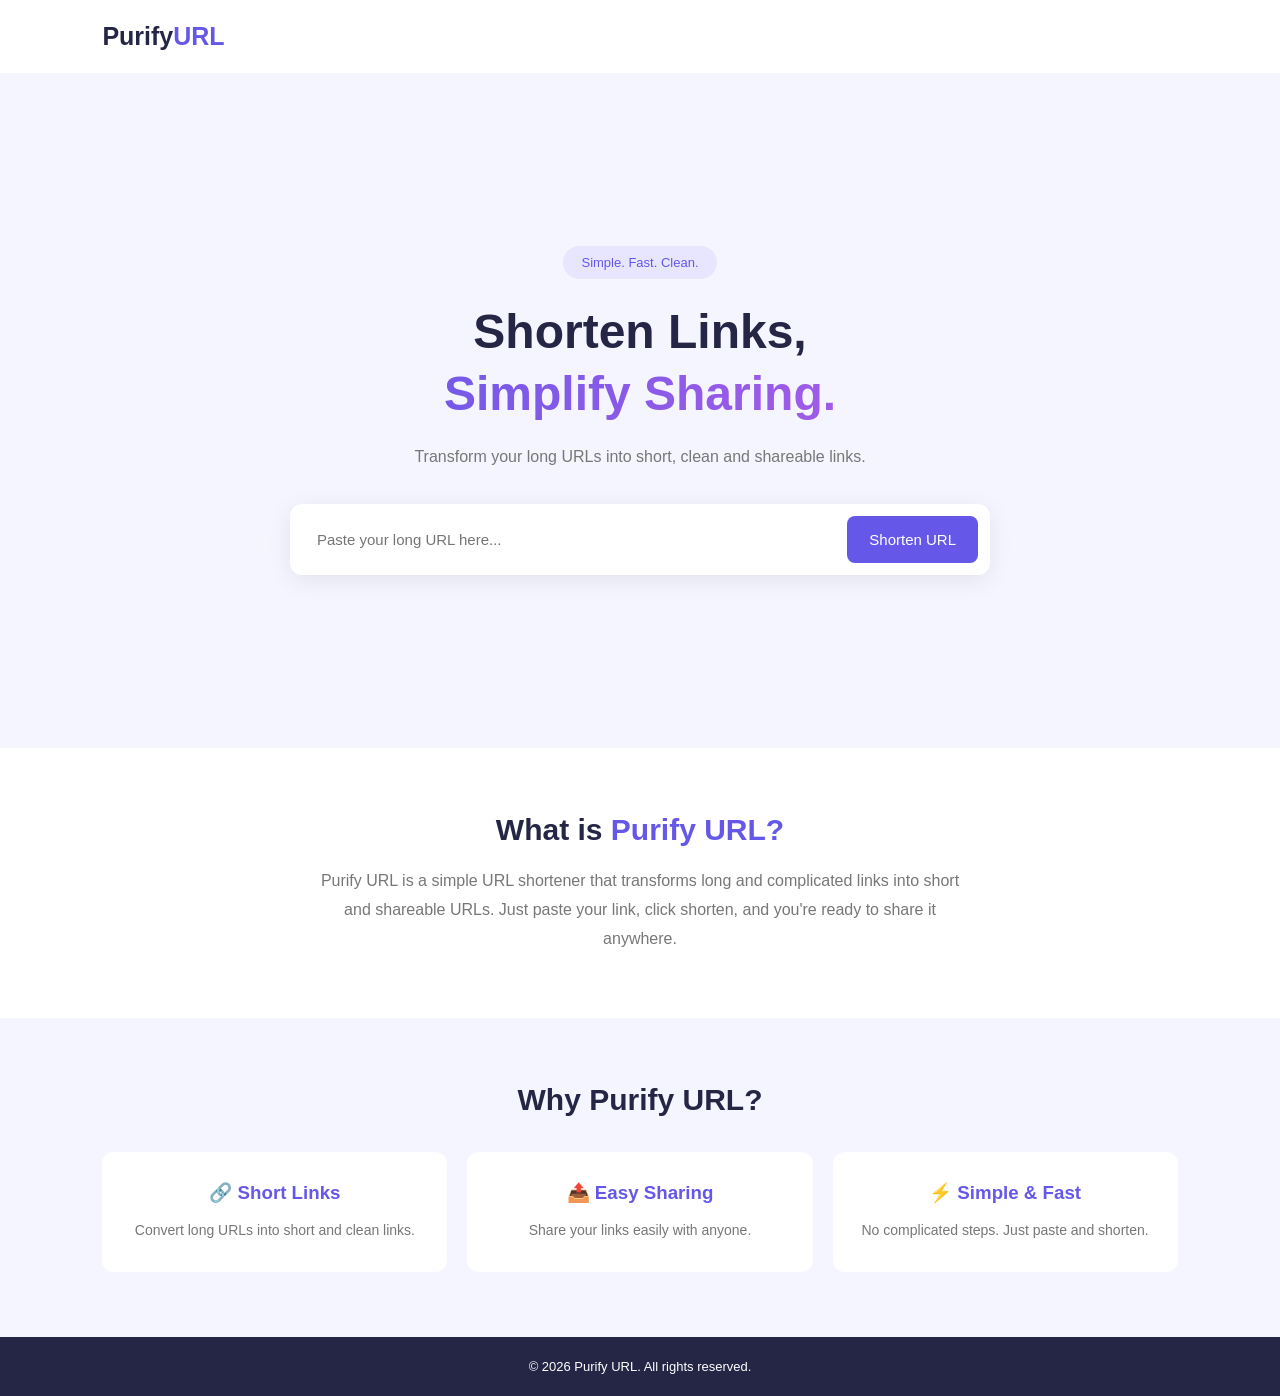
<file: frontend/index.html>
<!doctype html>
<html lang="en">
  <head>
    <meta charset="UTF-8" />
    <meta name="viewport" content="width=device-width, initial-scale=1.0" />

    <title>Purify URL - Free URL Shortener</title>

    <link rel="stylesheet" href="style.css" />
    <script src="script.js" defer></script>
  </head>
  <body>
    <nav>
      <h2>Purify<span>URL</span></h2>
    </nav>

    <!-- Hero Section -->

    <main>
      <div class="container">
        <span class="tag">Simple. Fast. Clean.</span>

        <h1>
          Shorten Links,
          <span>Simplify Sharing.</span>
        </h1>

        <p>Transform your long URLs into short, clean and shareable links.</p>

        <div class="url-box">
          <input
            type="url"
            id="original-url"
            placeholder="Paste your long URL here..."
          />
          <button type="button" id="shorten-btn">Shorten URL</button>
        </div>


        <!-- show result -->
        <div class="result-card" id="result-card">
          <h3>Your Short URL is Ready!</h3>
          <p>Your long link has been shortened successfully.</p>

          <div class="result-box">
            <input type="text" id="short-url" readonly />

            <button id="copy-btn" type="button">Copy Link</button>
          </div>

          <span id="copy-message"></span>
        </div>


      </div>
    </main>

    <!-- About Section -->

    <section class="about">
      <h2>What is <span>Purify URL?</span></h2>

      <p>
        Purify URL is a simple URL shortener that transforms long and
        complicated links into short and shareable URLs. Just paste your link,
        click shorten, and you're ready to share it anywhere.
      </p>
    </section>

    <!-- Features Section -->

    <section class="features">
      <h2>Why Purify URL?</h2>

      <div class="feature-container">
        <div class="feature-card">
          <h3>🔗 Short Links</h3>
          <p>Convert long URLs into short and clean links.</p>
        </div>

        <div class="feature-card">
          <h3>📤 Easy Sharing</h3>
          <p>Share your links easily with anyone.</p>
        </div>

        <div class="feature-card">
          <h3>⚡ Simple & Fast</h3>
          <p>No complicated steps. Just paste and shorten.</p>
        </div>
      </div>
    </section>

    <footer>
      <p>© 2026 Purify URL. All rights reserved.</p>
    </footer>
  </body>
</html>
</file>
<file: frontend/style.css>
* {
    margin: 0;
    padding: 0;
    box-sizing: border-box;
}

body {
    font-family: Arial, sans-serif;
    background: #f4f5ff;
}

/* Navigation */

nav {
    padding: 22px 8%;
    background: white;
}

nav h2 {
    color: #252545;
    font-size: 25px;
}

nav span {
    color: #6558e8;
}

/* Hero Section */

main {
    min-height: 75vh;
    display: flex;
    justify-content: center;
    align-items: center;
    padding: 30px 20px;
}

.container {
    width: 100%;
    max-width: 700px;
    text-align: center;
}

.tag {
    display: inline-block;
    color: #6558e8;
    background: #e8e6ff;
    padding: 9px 18px;
    border-radius: 30px;
    font-size: 13px;
    margin-bottom: 22px;
}

.container h1 {
    font-size: 48px;
    color: #252545;
    line-height: 1.3;
    margin-bottom: 18px;
}

/* Animated Text */

.container h1 span {
    display: block;

    background: linear-gradient(
        90deg,
        #6558e8,
        #b15ce8,
        #6558e8
    );

    background-size: 200% auto;

    color: transparent;
    background-clip: text;

    animation: gradient 3s linear infinite;
}

@keyframes gradient {
    to {
        background-position: 200% center;
    }
}

.container p {
    color: #777;
    font-size: 16px;
    line-height: 1.6;
    margin-bottom: 35px;
}

/* URL Input */

.url-box {
    display: flex;
    gap: 10px;
    background: white;
    padding: 12px;
    border-radius: 12px;

    box-shadow: 0 5px 25px rgba(0,0,0,0.08);
}

.url-box input {
    flex: 1;
    min-width: 0;
    padding: 15px;
    border: none;
    outline: none;
    font-size: 15px;
}

.url-box button {
    padding: 15px 22px;
    background: #6558e8;
    color: white;
    border: none;
    border-radius: 8px;
    font-size: 15px;
    cursor: pointer;
    transition: 0.3s;
}

.url-box button:hover {
    background: #5043d0;
    transform: translateY(-2px);
}

/* About Section */

.about {
    background: white;
    padding: 65px 20px;
    text-align: center;
}

.about h2,
.features h2 {
    color: #252545;
    font-size: 30px;
    margin-bottom: 20px;
}

.about h2 span {
    color: #6558e8;
}

.about p {
    max-width: 650px;
    margin: auto;
    color: #777;
    line-height: 1.8;
    font-size: 16px;
}

/* Features Section */

.features {
    padding: 65px 8%;
    text-align: center;
}

.feature-container {
    display: flex;
    gap: 20px;
    margin-top: 35px;
}

.feature-card {
    flex: 1;
    background: white;
    padding: 30px 20px;
    border-radius: 12px;
    transition: 0.3s;
}

.feature-card:hover {
    transform: translateY(-5px);
    box-shadow: 0 8px 25px rgba(0,0,0,0.08);
}

.feature-card h3 {
    color: #6558e8;
    margin-bottom: 15px;
}

.feature-card p {
    color: #777;
    line-height: 1.6;
    font-size: 14px;
}

/* Footer */

footer {
    background: #252545;
    color: white;
    text-align: center;
    padding: 22px;
    font-size: 13px;
}





/* Responsive Design */

@media (max-width: 600px) {

    nav {
        padding: 20px 6%;
    }

    .container h1 {
        font-size: 34px;
    }

    .container p {
        font-size: 14px;
    }

    .url-box {
        flex-direction: column;
    }

    .url-box input {
        width: 100%;
    }

    .url-box button {
        width: 100%;
    }

    .about h2,
    .features h2 {
        font-size: 25px;
    }

    .feature-container {
        flex-direction: column;
    }

    .feature-card {
        width: 100%;
    }
}



/* show result */


/* show result */


/* Result Card */

.result-card {
    display: none;
    max-width: 650px;
    margin: 25px auto 0;
    padding: 25px;
    border-radius: 14px;

    background: #ffffff;
    border: 1px solid #e5e3ff;
    box-shadow: 0 5px 25px rgba(0, 0, 0, 0.07);

    text-align: left;
    animation: resultAppear 0.4s ease;
}

.result-card h3 {
    color: #252545;
    font-size: 21px;
    margin-bottom: 8px;
}

.result-card p {
    color: #777;
    font-size: 14px;
    margin-bottom: 18px;
}

.result-box {
    display: flex;
    gap: 10px;
    padding: 8px;

    background: #f4f5ff;
    border: 1px solid #e5e3ff;
    border-radius: 10px;
}

.result-box input {
    flex: 1;
    min-width: 0;
    padding: 10px;

    border: none;
    outline: none;
    background: transparent;

    color: #6558e8;
    font-size: 15px;
}

.result-box button {
    padding: 12px 20px;

    background: #6558e8;
    color: white;

    border: none;
    border-radius: 8px;

    font-size: 14px;
    font-weight: 600;
    cursor: pointer;
    transition: 0.3s;
}

.result-box button:hover {
    background: #5043d0;
    transform: translateY(-2px);
}

#copy-message {
    display: block;
    margin-top: 12px;
    color: #239b61;
    font-size: 13px;
    font-weight: 500;
}

@keyframes resultAppear {
    from {
        opacity: 0;
        transform: translateY(15px);
    }

    to {
        opacity: 1;
        transform: translateY(0);
    }
}

/* Result Card Responsive */

@media (max-width: 500px) {
    .result-card {
        padding: 18px;
    }

    .result-box {
        flex-direction: column;
    }

    .result-box button {
        width: 100%;
    }
}
</file>
